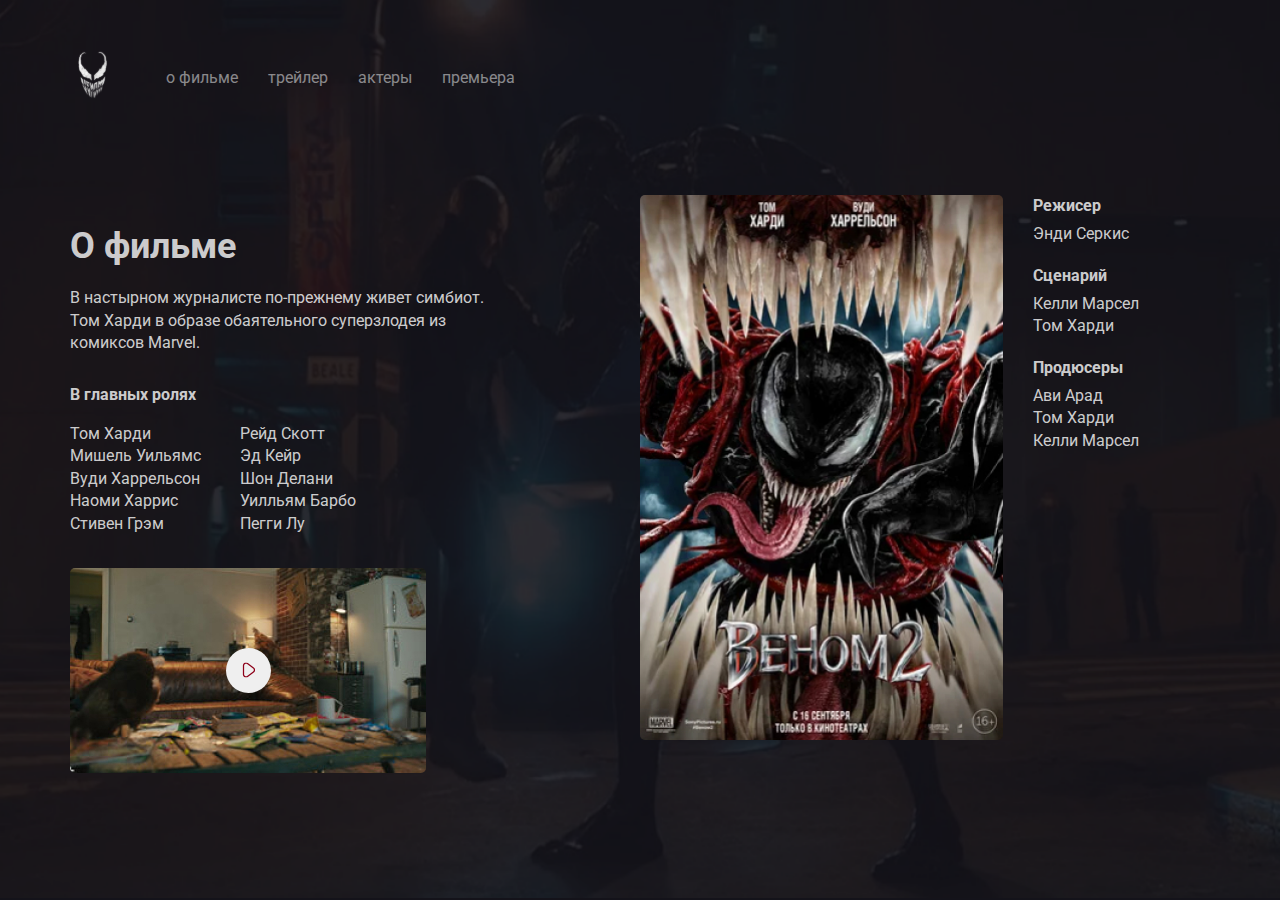
<file: about.html>
<!DOCTYPE html>
<html lang="en">
<head>
	<meta charset="UTF-8">
	<meta name="viewport" content="width=device-width, initial-scale=1.0">
	<title>О фильме Venom -- 2</title>
	<link rel="preconnect" href="https://fonts.gstatic.com">
	<link href="https://fonts.googleapis.com/css2?family=Roboto:wght@400;700&display=swap" rel="stylesheet"> 
	
	<link rel="stylesheet" href="css/style.css">
	<link rel="stylesheet" href="css/normalize.css">
</head>
<body class="blood about_bg">
	<div class="container">
		<header class="header">
			<a class="logo_link" href="/"><img src="img/logo.svg" alt="logo"></a>
			<nav class="nav">
				<button class="menu_button">
					<span class="menu_button_text">меню</span>
					<img src="img/burger.svg" alt="burger" class="menu_button_icon">
				</button>
				<button class="menu_close">
					<span class="menu_close_text">Закрыть</span>
					<img src="img/arr.svg" alt="close" class="menu_close_icon">
				</button>
				<ul class="nav_menu">
					<li class="nav_menu_item"><a  class="nav_menu_item_link"href="about.html">о фильме</a></li>
					<li class="nav_menu_item"><a  class="nav_menu_item_link"href="#">трейлер</a></li>
					<li class="nav_menu_item"><a  class="nav_menu_item_link"href="#">актеры</a></li>
					<li class="nav_menu_item"><a  class="nav_menu_item_link"href="#">премьера</a></li>
				</ul>
			</nav>
		</header>
		<div class="content">
			<div class="col">
				<h2 class="content_title">О фильме</h2>
				<p class="content_text">В настырном журналисте по-прежнему живет симбиот. Том Харди в образе обаятельного суперзлодея из комиксов Marvel.</p>
				<h3 class="content_subtitle">В главных ролях</h3>
				<ul class="list column2">
					<li class="list_item">Том Харди</li>
					<li class="list_item">Мишель Уильямс</li>
					<li class="list_item">Вуди Харрельсон</li>
					<li class="list_item">Наоми Харрис</li>
					<li class="list_item">Стивен Грэм</li>
					<li class="list_item">Рейд Скотт</li>
					<li class="list_item">Эд Кейр</li>
					<li class="list_item">Шон Делани</li>
					<li class="list_item">Уилльям Барбо</li>
					<li class="list_item">Пегги Лу</li>
				</ul>
				<div class="trailer">
					<button class="play">
						<img src="img/button_icon.svg" alt="play" class="play_icon">
					</button>
				</div>
			</div>
			<div class="col col_flex">
				<img src="img/poster.jpg" alt="poster" class="poster">
				<div class="kreators">
						<h3 class="content_subtitle">Режисер</h3>
						<ul class="list">
							<li class="list_item">Энди Серкис</li>
						</ul>
						<h3 class="content_subtitle">Сценарий</h3>
						<ul class="list">
							<li class="list_item">Келли Марсел</li>
							<li class="list_item">Том Харди</li>
						</ul>
						<h3 class="content_subtitle">Продюсеры</h3>
						<ul class="list">
							<li class="list_item">Ави Арад</li>
							<li class="list_item">Том Харди</li>
							<li class="list_item">Келли Марсел</li>
						</ul>
					</div>
			</div>
		</div>
	</div>
	<script src="js/main.js"></script>
</body>
</html>
</file>
<file: css/style.css>
body {
  color: #fff;
  font-family: "Roboto", sans-serif;
  position: relative;
}

img {
  max-width: 100%;
}

.blood {
  background: url("../img/blood.png") no-repeat top right/70%, #14131A url("../img/bg.png") no-repeat center center/cover;
}

.about_bg {
  background: #14131A url("../img/bg.png") no-repeat center center/cover;
}

.container {
  max-width: 1140px;
  width: 90%;
  margin: 0 auto;
}

.header {
  display: -webkit-box;
  display: -ms-flexbox;
  display: flex;
  -webkit-box-align: center;
      -ms-flex-align: center;
          align-items: center;
  padding-top: 40px;
  padding-bottom: 80px;
}

.logo_link {
  display: inline-block;
  margin-right: 50px;
}

.menu_button {
  display: none;
}

.menu_close {
  display: none;
}

.nav_menu {
  margin: 0;
  padding: 0;
  list-style: none;
  display: -webkit-box;
  display: -ms-flexbox;
  display: flex;
}

.nav_menu_item {
  margin-right: 30px;
}

.nav_menu_item_link {
  text-decoration: none;
  color: rgba(255, 255, 255, 0.5);
}

.date {
  display: block;
  font-family: Roboto;
  font-size: 24px;
  line-height: 28px;
  color: rgba(255, 255, 255, 0.8);
  padding-bottom: 2%;
}

.film_logo {
  width: 70%;
}

.film_descr {
  max-width: 423px;
  font-family: Roboto;
  font-size: 16px;
  line-height: 140%;
  color: rgba(255, 255, 255, 0.8);
  padding-top: 3%;
}

.button_group {
  padding-top: 5%;
}

.button_group > span {
  display: none;
}

.button {
  padding: 15px 30px;
  border: none;
  border-radius: 5px;
  text-decoration: none;
  cursor: pointer;
}

.button_primary {
  color: #8D0019;
  background-color: #fff;
}

.button_icon, .button_text {
  display: inline-block;
  vertical-align: middle;
}

.button_text {
  font-size: 14px;
  line-height: 16px;
  margin-left: 10px;
}

.button_link {
  color: #fff;
}

.venom {
  position: absolute;
  max-width: 728px;
  width: 50%;
  top: 0;
  right: 0;
}

.content {
  display: -webkit-box;
  display: -ms-flexbox;
  display: flex;
  margin-bottom: 125px;
}

.col {
  -ms-flex-preferred-size: 50%;
      flex-basis: 50%;
}

.col_flex {
  display: -webkit-box;
  display: -ms-flexbox;
  display: flex;
  -webkit-box-align: start;
      -ms-flex-align: start;
          align-items: flex-start;
}

.content_title {
  font-size: 36px;
  line-height: 42px;
  color: rgba(255, 255, 255, 0.8);
  font-weight: bold;
  margin-bottom: 20px;
}

.content_text {
  font-size: 16px;
  line-height: 140%;
  color: rgba(255, 255, 255, 0.8);
  max-width: 425px;
  margin-bottom: 30px;
}

.content_subtitle {
  font-weight: bold;
  font-size: 16px;
  line-height: 140%;
  color: rgba(255, 255, 255, 0.8);
  margin-bottom: 15px;
}

.list {
  list-style: none;
  padding: 0;
}

.column2 {
  -webkit-column-count: 2;
     -moz-column-count: 2;
          column-count: 2;
  -webkit-column-gap: 20px;
     -moz-column-gap: 20px;
          column-gap: 20px;
  max-width: 320px;
}

.list_item {
  font-size: 16px;
  line-height: 140%;
  color: rgba(255, 255, 255, 0.8);
}

.trailer {
  width: 356px;
  height: 205px;
  background: url("../img/trailer_cover.jpg") no-repeat center/contain;
  border-radius: 5px;
  display: -webkit-box;
  display: -ms-flexbox;
  display: flex;
  -webkit-box-pack: center;
      -ms-flex-pack: center;
          justify-content: center;
  -webkit-box-align: center;
      -ms-flex-align: center;
          align-items: center;
  margin-top: 33px;
}

.trailer .play {
  width: 45px;
  height: 45px;
  border-radius: 50%;
  border: none;
  display: -webkit-box;
  display: -ms-flexbox;
  display: flex;
  -webkit-box-pack: center;
      -ms-flex-pack: center;
          justify-content: center;
  -webkit-box-align: center;
      -ms-flex-align: center;
          align-items: center;
  cursor: pointer;
}

.play_icon {
  display: block;
}

.poster {
  width: 363px;
  border-radius: 5px;
  margin-right: 30px;
}

.kreators .content_subtitle {
  margin-bottom: 5px;
  margin-top: 0;
}

.kreators .list {
  margin: 0 0 20px 0;
}

@media (max-width: 1024px) {
  .content {
    -webkit-box-orient: vertical;
    -webkit-box-direction: normal;
        -ms-flex-direction: column;
            flex-direction: column;
    margin-bottom: 5%;
  }

  .col {
    margin-bottom: 5%;
  }

  .header {
    margin-bottom: 4%;
    padding: 0;
  }
}
@media (max-width: 767px) {
  .blood {
    background: #14131A;
  }

  .venom {
    top: 20%;
  }
}
@media (max-width: 575px) {
  .nav_menu {
    position: fixed;
    top: 0;
    left: 0;
    width: 100%;
    height: 100%;
    background-color: #fff;
    z-index: 9;
    display: -webkit-box;
    display: -ms-flexbox;
    display: flex;
    -webkit-box-pack: center;
        -ms-flex-pack: center;
            justify-content: center;
    -webkit-box-align: center;
        -ms-flex-align: center;
            align-items: center;
    -webkit-box-orient: vertical;
    -webkit-box-direction: normal;
        -ms-flex-direction: column;
            flex-direction: column;
    -webkit-transform: translateX(100%);
        -ms-transform: translateX(100%);
            transform: translateX(100%);
    -webkit-transition: -webkit-transform 0.2s;
    transition: -webkit-transform 0.2s;
    -o-transition: transform 0.2s;
    transition: transform 0.2s;
    transition: transform 0.2s, -webkit-transform 0.2s;
  }

  .nav_menu_item {
    margin: 2% 0 2% 0;
  }

  .nav_menu_item_link {
    color: #14131a;
  }

  .menu_button {
    display: -webkit-box;
    display: -ms-flexbox;
    display: flex;
    -webkit-box-pack: center;
        -ms-flex-pack: center;
            justify-content: center;
    -webkit-box-align: center;
        -ms-flex-align: center;
            align-items: center;
    padding: 10px;
    border: none;
    background-color: #14141a;
    cursor: pointer;
    color: #fff;
  }

  .menu_button_text {
    margin-right: 10px;
  }

  .button_group {
    display: -webkit-box;
    display: -ms-flexbox;
    display: flex;
    -webkit-box-pack: center;
        -ms-flex-pack: center;
            justify-content: center;
    -webkit-box-align: center;
        -ms-flex-align: center;
            align-items: center;
    -webkit-box-orient: vertical;
    -webkit-box-direction: normal;
        -ms-flex-direction: column;
            flex-direction: column;
  }

  .nav {
    margin-left: auto;
  }

  .col_flex {
    -webkit-box-orient: vertical;
    -webkit-box-direction: normal;
        -ms-flex-direction: column;
            flex-direction: column;
  }

  .poster {
    margin-bottom: 4%;
    margin-right: 0;
    width: 100%;
  }

  .trailer {
    max-width: 350px;
    width: 100%;
  }

  .column2 {
    -webkit-column-count: 1;
       -moz-column-count: 1;
            column-count: 1;
  }

  .menu_close {
    position: fixed;
    top: 25px;
    right: 25px;
    display: -webkit-box;
    display: -ms-flexbox;
    display: flex;
    -webkit-box-align: center;
        -ms-flex-align: center;
            align-items: center;
    z-index: 10;
    border: none;
    background-color: #fff;
    cursor: pointer;
    -webkit-transform: translateX(200%);
        -ms-transform: translateX(200%);
            transform: translateX(200%);
    -webkit-transition: -webkit-transform 0.2s;
    transition: -webkit-transform 0.2s;
    -o-transition: transform 0.2s;
    transition: transform 0.2s;
    transition: transform 0.2s, -webkit-transform 0.2s;
    -webkit-transition-delay: 0.2s;
         -o-transition-delay: 0.2s;
            transition-delay: 0.2s;
    opacity: 0;
  }

  .menu_close_text {
    margin-right: 10px;
  }

  .is_active {
    -webkit-transform: translateX(0);
        -ms-transform: translateX(0);
            transform: translateX(0);
    opacity: 1;
  }
}
</file>
